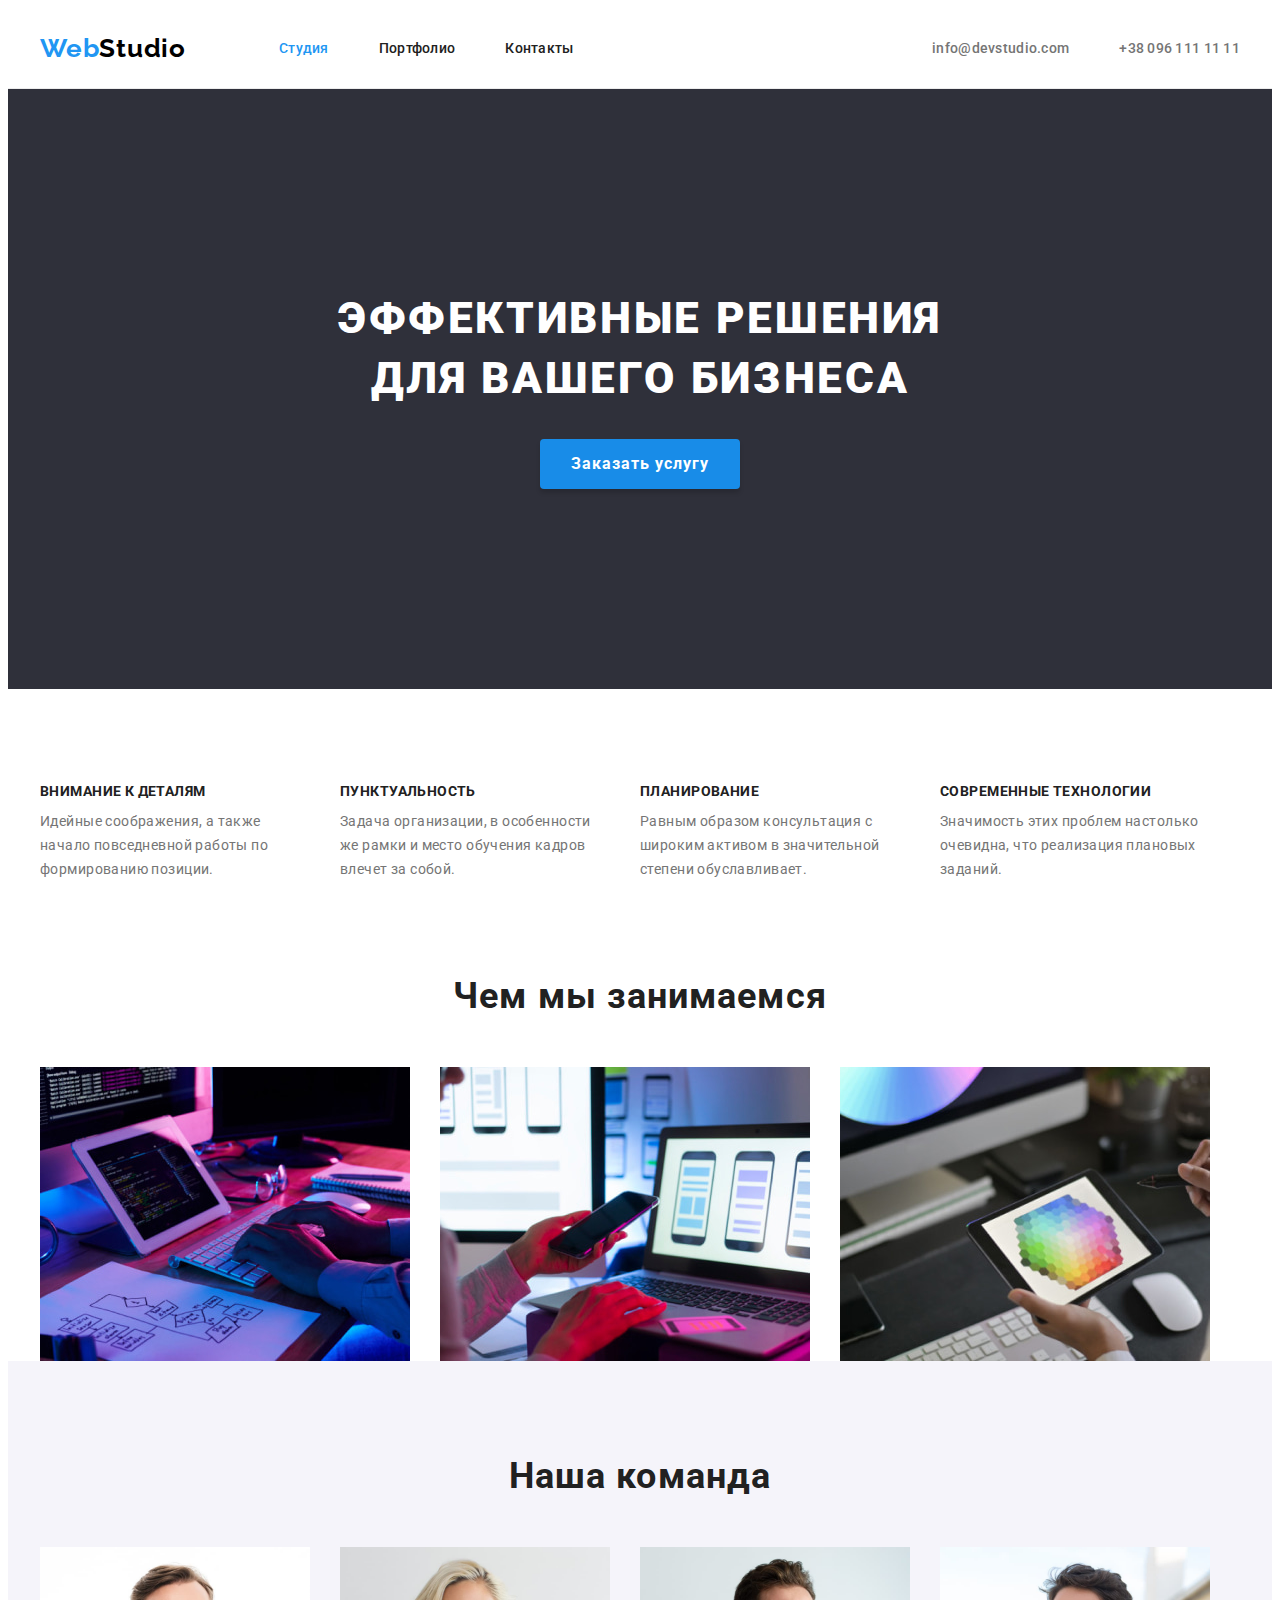
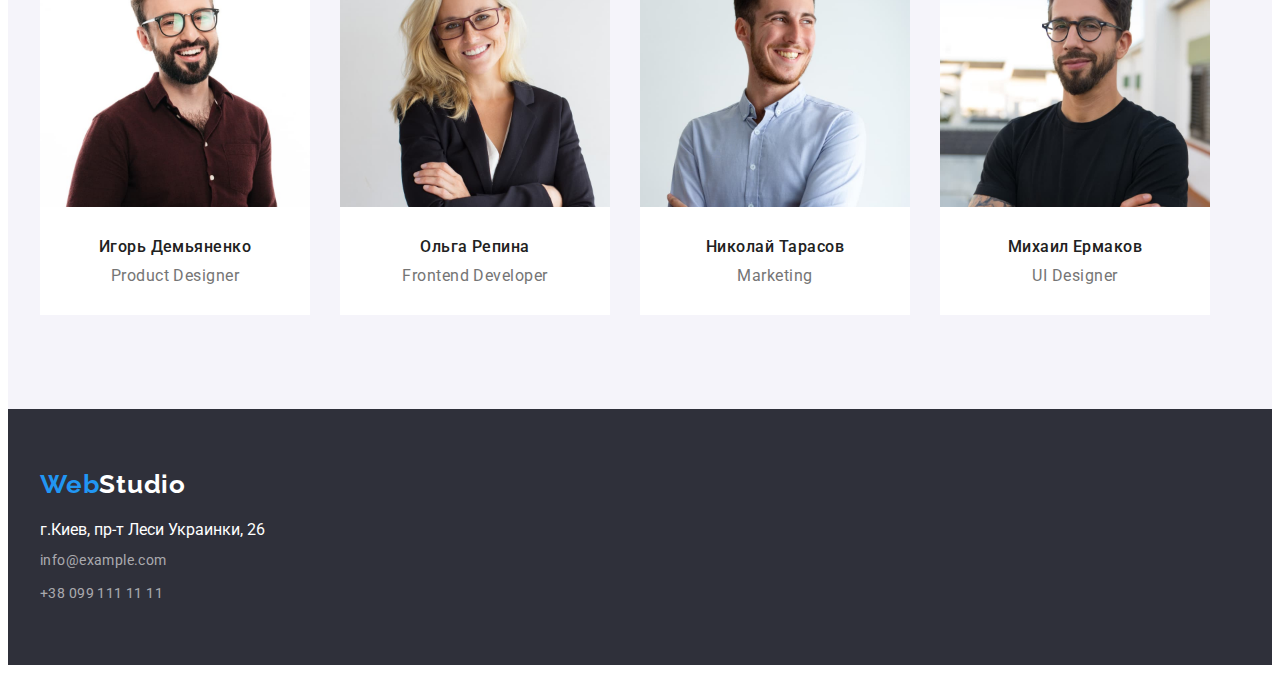
<file: index.html>
<!DOCTYPE html>
<html lang="ru">
  <head>
    <meta charset="UTF-8" />
    <meta http-equiv="X-UA-Compatible" content="IE=edge" />
    <meta name="viewport" content="width=device-width, initial-scale=1.0" />
    <title>WebStudio</title>
    <link
      rel="stylesheet"
      href="https://cdnjs.cloudflare.com/ajax/libs/modern-normalize/1.1.0/modern-normalize.min.css"
      integrity="sha512-wpPYUAdjBVSE4KJnH1VR1HeZfpl1ub8YT/NKx4PuQ5NmX2tKuGu6U/JRp5y+Y8XG2tV+wKQpNHVUX03MfMFn9Q=="
      crossorigin="anonymous"
      referrerpolicy="no-referrer"
    />
    <link rel="preconnect" href="https://fonts.googleapis.com" />
    <link rel="preconnect" href="https://fonts.gstatic.com" crossorigin />
    <link
      href="https://fonts.googleapis.com/css2?family=Raleway:wght@700&family=Roboto:wght@400;500;700;900&display=swap"
      rel="stylesheet"
    />
    <link rel="stylesheet" href="./css/styles.css" />
  </head>

  <body>
    <!-------------header------->
    <header class="header">
      <div class="container container-nav">
        <a class="logo link" href="./index.html"> <span>Web</span>Studio </a>
        <nav class="main-nav">
          <ul class="site-nav list">
            <li class="item">
              <a class="link current" href="">Студия </a>
            </li>
            <li class="item">
              <a class="link" href="./portfolio.html">Портфолио </a>
            </li>
            <li class="item">
              <a class="link" href="">Контакты </a>
            </li>
          </ul>
        </nav>
        <ul class="auth-nav list">
          <li class="item">
            <a class="contacts link" href="mailto:info@devstudio.com">info@devstudio.com</a>
          </li>
          <li class="item">
            <a class="contacts link" href="tel:+380961111111">+38 096 111 11 11</a>
          </li>
        </ul>
      </div>
    </header>
    <main>
      <!-- Секция hero -->
      <section class="hero">
        <div class="container">
          <h1 class="title">Эффективные решения для вашего бизнеса</h1>
          <div class="btn-container">
            <button class="btn-hero" type="button">Заказать услугу</button>
          </div>
        </div>
      </section>
      <!-- Секция преимущества -->
      <section class="Benefits section">
        <div class="container">
          <h2 class="visually-hidden">Наши преимущества</h2>
          <ul class="Benefits-list list">
            <li>
              <h3 class="title">Внимание к деталям</h3>
              <p class="text">
                Идейные соображения, а также начало повседневной работы по формированию позиции.
              </p>
            </li>
            <li>
              <h3 class="title">Пунктуальность</h3>
              <p class="text">
                Задача организации, в особенности же рамки и место обучения кадров влечет за собой.
              </p>
            </li>
            <li>
              <h3 class="title">Планирование</h3>
              <p class="text">
                Равным образом консультация с широким активом в значительной степени обуславливает.
              </p>
            </li>
            <li>
              <h3 class="title">Современные технологии</h3>
              <p class="text">
                Значимость этих проблем настолько очевидна, что реализация плановых заданий.
              </p>
            </li>
          </ul>
        </div>
      </section>
      <!-- Секция чем мы занимаемся -->
      <section class="Work">
        <div class="container container-work">
          <h2 class="work-title">Чем мы занимаемся</h2>

          <ul class="work-list list">
            <li class="item">
              <img src="./images/main/box1.jpg" alt="Работа за клавиатурой" width="370" />
            </li>
            <li class="item">
              <img src="./images/main/box2.jpg" alt="Телефон и ноутбук" width="370" />
            </li>
            <li class="item">
              <img src="./images/main/box3.jpg" alt="Палитра на планшете" width="370" />
            </li>
          </ul>
        </div>
      </section>
      <!-- Секция наша команда -->
      <section class="team section">
        <div class="container team-container">
          <h2 class="team-title">Наша команда</h2>
          <ul class="team-list list">
            <li class="item">
              <img src="./images/main/team1.jpg" alt="Сотрудник1" width="270" />
              <div class="team-wrapper">
                <h3 class="team-descr">Игорь Демьяненко</h3>
                <p class="team-text" lang="en">Product Designer</p>
              </div>
            </li>
            <li class="item">
              <img src="./images/main/team2.jpg" alt="Сотрудник2" width="270" />
              <div class="team-wrapper">
                <h3 class="team-descr">Ольга Репина</h3>
                <p class="team-text" lang="en">Frontend Developer</p>
              </div>
            </li>
            <li class="item">
              <img src="./images/main/team3.jpg" alt="Сотрудник3" width="270" />
              <div class="team-wrapper">
                <h3 class="team-descr">Николай Тарасов</h3>
                <p class="team-text" lang="en">Marketing</p>
              </div>
            </li>
            <li class="item">
              <img src="./images/main/team4.jpg" alt="Сотрудник4" width="270" />
              <div class="team-wrapper">
                <h3 class="team-descr">Михаил Ермаков</h3>
                <p class="team-text" lang="en">UI Designer</p>
              </div>
            </li>
          </ul>
        </div>
      </section>
    </main>
    <!-------- Подвал------- -->
    <footer class="footer">
      <div class="container footer-container">
        <a class="logo-footer link" href="./index.html"> <span>Web</span>Studio </a>
        <address>
          <ul class="Address list">
            <li class="item">
              <a
                class="address-map link"
                href="https://goo.gl/maps/EmExBme9vj8FNuMq9"
                target="_blank"
                rel="noreferrer noopener"
                >г.Киев, пр-т Леси Украинки, 26</a
              >
            </li>
            <li class="item">
              <a class="address-contact link" href="maito:info@example.com">info@example.com</a>
            </li>
            <li class="item">
              <a class="address-contact link" href="tel:+380991111111">+38 099 111 11 11</a>
            </li>
          </ul>
        </address>
      </div>
    </footer>
  </body>
</html>
</file>
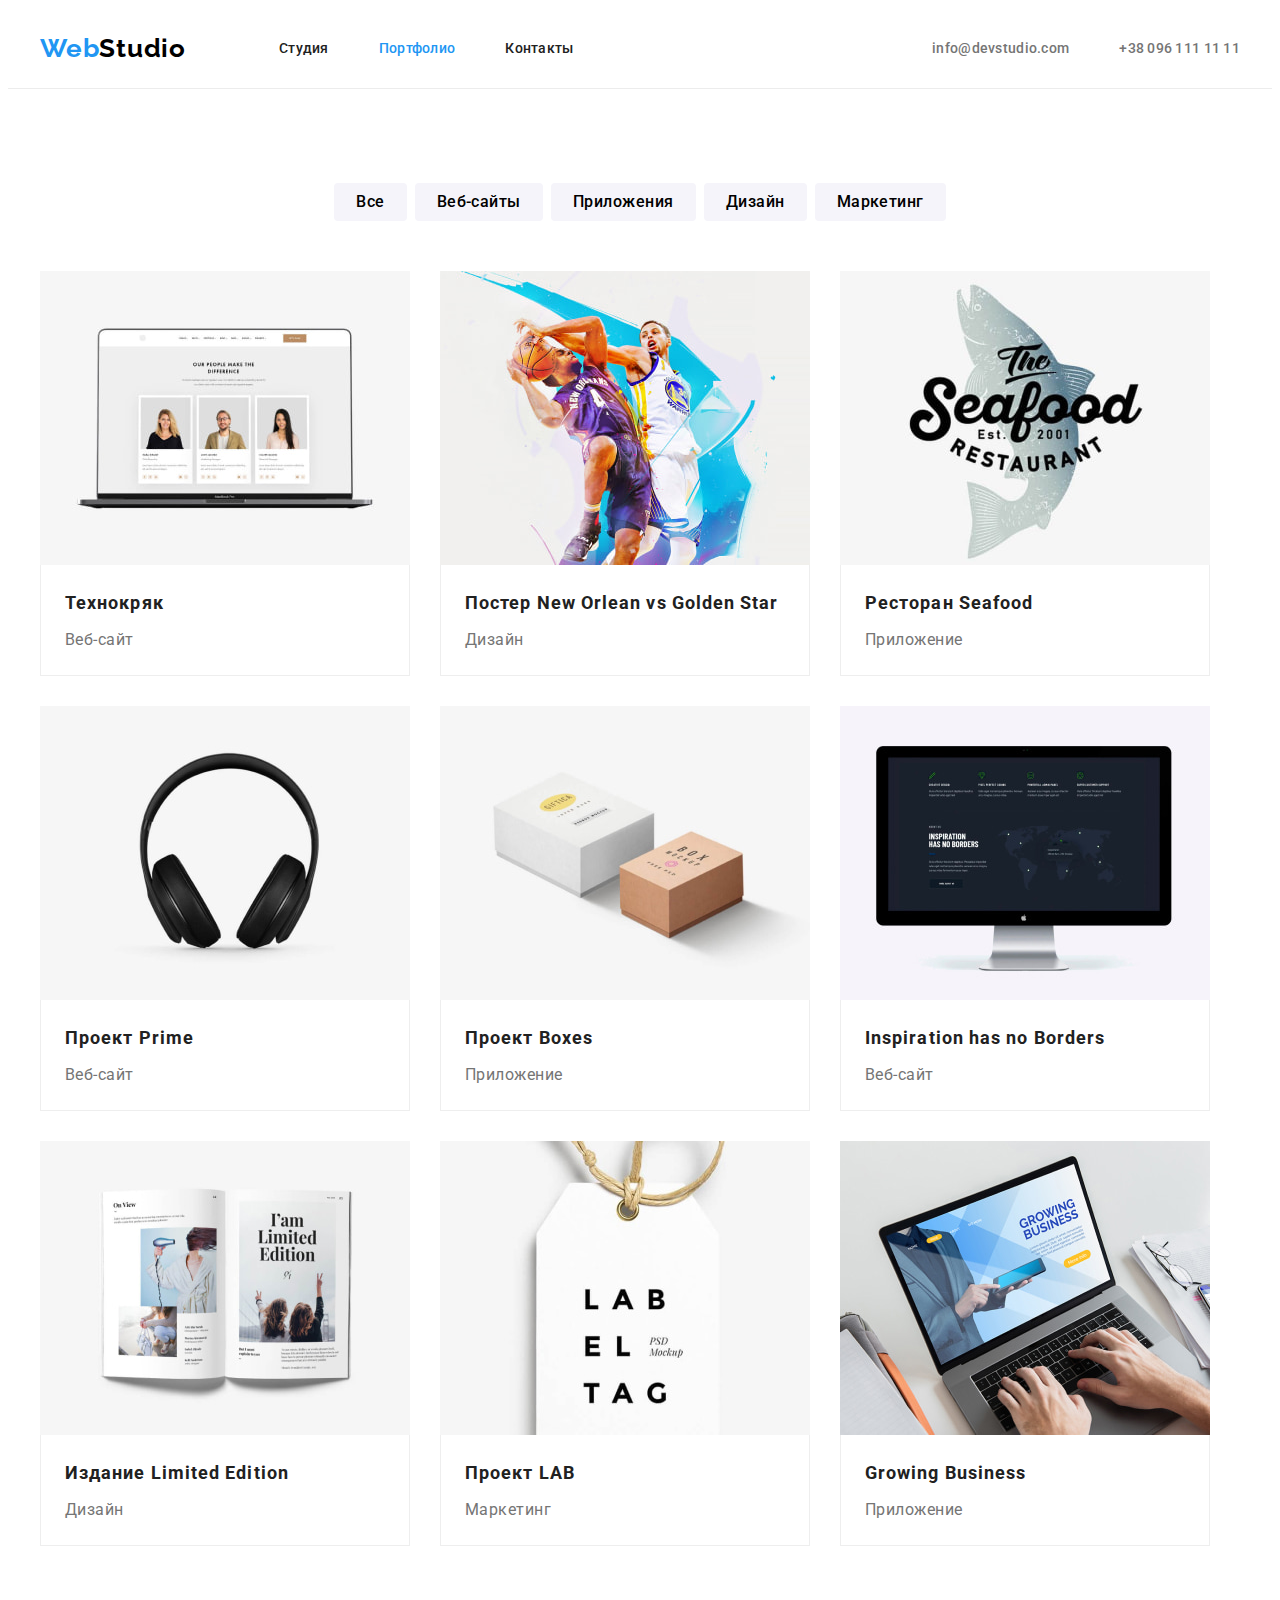
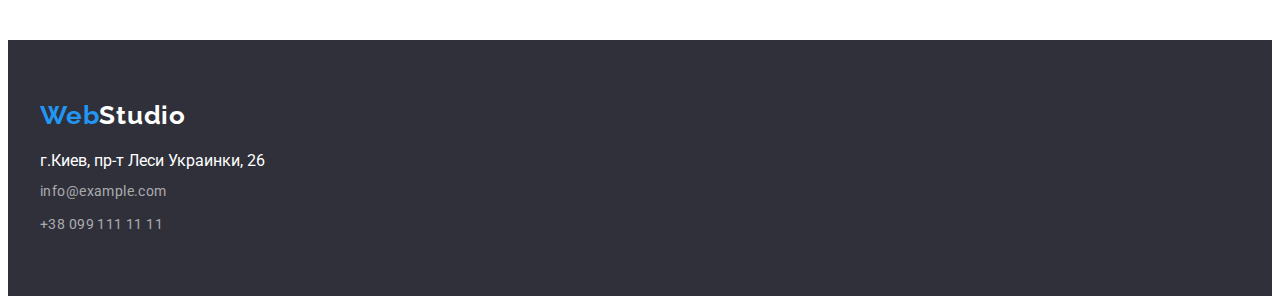
<file: portfolio.html>
<!DOCTYPE html>
<html lang="ru">
  <head>
    <meta charset="UTF-8" />
    <meta http-equiv="X-UA-Compatible" content="IE=edge" />
    <meta name="viewport" content="width=device-width, initial-scale=1.0" />
    <title>Portfolio</title>
    <link
      rel="stylesheet"
      href="https://cdnjs.cloudflare.com/ajax/libs/modern-normalize/1.1.0/modern-normalize.min.css"
      integrity="sha512-wpPYUAdjBVSE4KJnH1VR1HeZfpl1ub8YT/NKx4PuQ5NmX2tKuGu6U/JRp5y+Y8XG2tV+wKQpNHVUX03MfMFn9Q=="
      crossorigin="anonymous"
      referrerpolicy="no-referrer"
    />
    <link rel="preconnect" href="https://fonts.googleapis.com" />
    <link rel="preconnect" href="https://fonts.gstatic.com" crossorigin />
    <link
      href="https://fonts.googleapis.com/css2?family=Raleway:wght@700&family=Roboto:wght@400;500;700;900&display=swap"
      rel="stylesheet"
    />
    <link rel="stylesheet" href="./css/styles.css" />
  </head>

  <body>
    <!--шапка-------------->
    <header class="header">
      <div class="container container-nav">
        <a class="logo link" href="./index.html"> <span>Web</span>Studio </a>
        <nav class="main-nav">
          <ul class="site-nav list">
            <li class="item">
              <a class="link" href="./index.html">Студия </a>
            </li>
            <li class="item">
              <a class="link current" href="./portfolio.html">Портфолио </a>
            </li>
            <li class="item">
              <a class="link" href="">Контакты </a>
            </li>
          </ul>
        </nav>
        <ul class="auth-nav list">
          <li class="item">
            <a class="contacts link" href="mailto:info@devstudio.com">info@devstudio.com</a>
          </li>
          <li class="item">
            <a class="contacts link" href="tel:+380961111111">+38 096 111 11 11</a>
          </li>
        </ul>
      </div>
    </header>
    <main>
      <section class="portfolio section">
        <!------ фильтр кнопок ------->
        <div class="container portfolio-container">
          <h1 class="visually-hidden">Наши работы</h1>
          <ul class="portfolio-btn list">
            <li class="item"><button class="btn" type="button">Все</button></li>
            <li class="item"><button class="btn" type="button">Веб-сайты</button></li>
            <li class="item"><button class="btn" type="button">Приложения</button></li>
            <li class="item"><button class="btn" type="button">Дизайн</button></li>
            <li class="item"><button class="btn" type="button">Маркетинг</button></li>
          </ul>

          <!------ секция портфолио ----- -->

          <ul class="portfolio-list list">
            <li class="item">
              <a class="portfolio-link link" href="">
                <img src="./images/portfolio/pic1.jpg" alt="ноутбук" width="370" height="294" />
                <div class="portfolio-wrapper">
                  <h2 class="portfolio-title">Технокряк</h2>
                  <p class="portfolio-text">Веб-сайт</p>
                </div>
              </a>
            </li>
            <li class="item">
              <a class="portfolio-link link" href="">
                <img
                  src="./images/portfolio/pic2.jpg"
                  alt="баскейтболисты"
                  width="370"
                  height="294"
                />
                <div class="portfolio-wrapper">
                  <h2 class="portfolio-title">Постер New Orlean vs Golden Star</h2>
                  <p class="portfolio-text">Дизайн</p>
                </div>
              </a>
            </li>
            <li class="item">
              <a class="portfolio-link link" href="">
                <img
                  src="./images/portfolio/pic3.jpg"
                  alt="постер ресторана"
                  width="370"
                  height="294"
                />
                <div class="portfolio-wrapper">
                  <h2 class="portfolio-title">Ресторан Seafood</h2>
                  <p class="portfolio-text">Приложение</p>
                </div>
              </a>
            </li>
            <li class="item">
              <a class="portfolio-link link" href="">
                <img src="./images/portfolio/pic4.jpg" alt="наушники" width="370" height="294" />
                <div class="portfolio-wrapper">
                  <h2 class="portfolio-title">Проект Prime</h2>
                  <p class="portfolio-text">Веб-сайт</p>
                </div>
              </a>
            </li>
            <li class="item">
              <a class="portfolio-link link" href="">
                <img src="./images/portfolio/pic5.jpg" alt="коробки" width="370" height="294" />
                <div class="portfolio-wrapper">
                  <h2 class="portfolio-title">Проект Boxes</h2>
                  <p class="portfolio-text">Приложение</p>
                </div>
              </a>
            </li>
            <li class="item">
              <a class="portfolio-link link" href="">
                <img src="./images/portfolio/pic6.jpg" alt="монитор" width="370" height="294" />
                <div class="portfolio-wrapper">
                  <h2 class="portfolio-title">Inspiration has no Borders</h2>
                  <p class="portfolio-text">Веб-сайт</p>
                </div>
              </a>
            </li>
            <li class="item">
              <a class="portfolio-link link" href="">
                <img src="./images/portfolio/pic7.jpg" alt="книга" width="370" height="294" />
                <div class="portfolio-wrapper">
                  <h2 class="portfolio-title">Издание Limited Edition</h2>
                  <p class="portfolio-text">Дизайн</p>
                </div>
              </a>
            </li>
            <li class="item">
              <a class="portfolio-link link" href="">
                <img src="./images/portfolio/pic8.jpg" alt="бирка" width="370" height="294" />
                <div class="portfolio-wrapper">
                  <h2 class="portfolio-title">Проект LAB</h2>
                  <p class="portfolio-text">Маркетинг</p>
                </div>
              </a>
            </li>
            <li class="item">
              <a class="portfolio-link link" href="">
                <img src="./images/portfolio/pic9.jpg" alt="ноутбук" width="370" height="294" />

                <div class="portfolio-wrapper">
                  <h2 class="portfolio-title">Growing Business</h2>
                  <p class="portfolio-text">Приложение</p>
                </div>
              </a>
            </li>
          </ul>
        </div>
      </section>
    </main>
    <!-------- Подвал------------------->
    <footer class="footer">
      <div class="container footer-container">
        <a class="logo-footer link" href="./index.html"> <span>Web</span>Studio </a>
        <address>
          <ul class="Address list">
            <li class="item">
              <a
                class="address-map link"
                href="https://goo.gl/maps/EmExBme9vj8FNuMq9"
                target="_blank"
                rel="noreferrer noopener"
                >г.Киев, пр-т Леси Украинки, 26</a
              >
            </li>
            <li class="item">
              <a class="address-contact link" href="maito:info@example.com">info@example.com</a>
            </li>
            <li class="item">
              <a class="address-contact link" href="tel:+380991111111">+38 099 111 11 11</a>
            </li>
          </ul>
        </address>
      </div>
    </footer>
  </body>
</html>
</file>
<file: css/styles.css>
/* цвет основного текста черный #757575  ; */
/* вторичный цвет текста #212121 */
/* background секции hero #2F303A; */
/* цвет logo #000000 и #2196F3 */

:root {
    --accent-color: #2196F3;
    --primary-txt-cl: #757575;
    --title-txt-cl: #212121;
    --primary-bg-cl: #2F303A;
    --secondary-bg-cl: #F5F4FA; 
    --white-cl: #FFFFFF;
    --card-bg-cl:#FFFFFF;
}
body {
    color: var(--primary-text-color);
    font-family: 'Roboto', sans-serif;
}

.list {
    list-style: none;
}
.link {
    text-decoration: none;
}
.container {
    width: 1200px;
    margin-left: auto;
    margin-right: auto;
    padding-left: 15px;
    padding-right: 15px;
}
h1, h2, h3, p {
    margin: 0;
}

ul {
    padding: 0;
    margin: 0;
}
.section {
    padding-top: 94px;
    padding-bottom: 94px;
}
img {
    display: block;
}
.visually-hidden {
    position: absolute;
    width: 1px;
    height: 1px;
    margin: -1px;
    border: 0;
    padding: 0;

    white-space: nowrap;
    clip-path: inset(100%);
    clip: rect(0 0 0 0);
    overflow: hidden;
}

/* -----header----- */
.header {
    font-weight: 500;
    font-size: 14px;
    line-height: calc(16 / 14);
    letter-spacing: 0.02em;
    border-bottom: 1px solid #ECECEC;
    
     }
.container-nav {
    align-items: center;
    display: flex;
    
}
.logo {
    color: #000000;
    font-family: 'Raleway', sans-serif;
    font-weight: 700;
    font-size: 26px;
    line-height: 1.19;
    letter-spacing: 0.03em;
}
span {
    color: var(--accent-color)
}
.logo:hover,
.logo:focus {
    color: var(--accent-color);
}
.main-nav {
margin-left: 93px;
}

.site-nav {
    display: flex;
    }

.site-nav .item:not(:last-child) {
    margin-right: 50px;
}
.site-nav .link {
    display: block;
    color: var(--title-txt-cl);
    padding-top: 32px;
    padding-bottom: 32px;
}
.site-nav .link:hover,
.site-nav .link:focus {
color: var(--accent-color);
}
.site-nav .link.current {
color: var(--accent-color);
}
.auth-nav {
    display: flex;
    margin-left: auto;
    
}
.auth-nav .link {
    display: block;
    padding-top: 32px;
    padding-bottom: 32px;
}
.auth-nav .item + .item {
    margin-left: 50px;
    
}
.contacts {
    color: var(--primary-txt-cl)
    
}
.contacts:hover,
.contacts:focus {
    color: var(--accent-color);
}
/* section hero */
.hero {
    background-color: var(--primary-bg-cl);
    text-align: center;
    padding-top: 200px;
    padding-bottom: 200px;
}
.hero .title {
    color: #FFFFFF;
    font-weight: 900;
    font-size: 44px;
    line-height: 1.36;
    letter-spacing: 0.06em;
    text-transform: uppercase;
    width: 696px;
    margin-left: auto;
    margin-right: auto;
    margin-top: 40xp;
    
}   
.btn-hero {
    color: var(--white-cl);
    background-color: #188CE8;
    font-family: inherit;
    font-weight: 700;
    font-size: 16px;
    line-height: 1.88;
    letter-spacing: 0.06em;
    cursor: pointer;
    width: 200px;
    height: 50px;
    box-shadow: 0px 4px 4px rgba(0, 0, 0, 0.15);
     border-radius: 4px;
     border: none;
}
.btn-container {
    margin-top: 30px;
}
.btn-hero:hover,
.btn-hero:focus {
    background-color: var(--accent-color);
}
/* Benefits */
.Benefits-list {
    display: flex;
}

.Benefits .title {
    color: var(--title-txt-cl);
    font-size: 14px;
    line-height: calc(16 / 14);
    letter-spacing: 0.03em;
    text-transform: uppercase;
}
.Benefits .text {
    color: var(--primary-txt-cl);
    font-size: 14px;
    line-height: calc(24 / 14);
    letter-spacing: 0.03em;
    max-width: 270px;
    margin-top: 10px;
    
}
.Benefits li:not(:last-child) {
margin-right: 30px;
}

/* section чем мы занимаемся */
.work .section {
padding-bottom: 94px;
}
.work-title,
.team-title {
    color: var(--title-txt-cl);
    font-size: 36px;
    line-height: 1.17;
    letter-spacing: 0.03em;
    text-align: center;
    
  
}
.work-list {
    display: flex;
    gap: 30px;
    margin-top: 50px;
    margin-bottom: 0;
}
.container-work {
    flex-direction: column;

}

   /* section наша команда */
   .team {
    background-color: var(--secondary-bg-cl);
   }
   .team-container{
    flex-direction: column;
   }
   .team-title {
    margin-bottom: 50px;
   }
   .team-list {
    display: flex;
    flex-wrap: wrap;
    gap: 30px;
   }
   .team-list .item {
    background-color:var(--card-bg-cl);
   }
   .team-wrapper {
    padding-top: 30px;
    padding-bottom: 30px;
    text-align: center;
    width: 270px;
   
   }
   
.team-descr {
    color: var(--title-txt-cl);
    font-weight: 500;
    font-size: 16px;
    line-height: calc(19 / 16);   
    letter-spacing: 0.03em;
    margin-bottom: 10px;
    
}
.team-text {
    color: var(--primary-txt-cl);
    line-height: calc(19 / 16);    
    letter-spacing: 0.03em;
}


/* footer */
.footer {
    background-color: var(--primary-bg-cl);
    padding-top: 60px;
    padding-bottom: 60px;
}
.footer-container {
    flex-direction: column;
}
.logo-footer {
    color: var(--white-cl);
    font-family: 'Raleway';
    font-style: normal;
    font-weight: 700;
    font-size: 26px;
    line-height: calc(31 /26);
    letter-spacing: 0.03em;
    
}
.logo-footer:hover,
.logo-footer:focus {
    color: var(--accent-color);
}

.address-map {
    color: var(--white-cl)
}
.address-contact {
    color: rgba(255, 255, 255, 0.6);
    font-weight: 400;
    font-size: 14px;
    line-height: calc(24 / 14);
    letter-spacing: 0.03em;

}
.address-map:hover,
.address-map:focus {
    color: var(--accent-color);
}
.address-contact:hover,
.address-contact:focus {
    color: var(--accent-color);
}
 address {
    font-style: normal;
    margin-top: 20px;
 }  
 address li +.item {
    margin-top: 9px;
 }
   
/* ----- portfolio page----------*/

/* ------button list---- */
.btn {
    font-family: inherit;
    font-weight: 500;
    font-size: 16px;
    line-height: calc(26 / 16);
    letter-spacing: 0.03em;
    cursor: pointer;
    background-color: var(--secondary-bg-cl);
}
.portfolio-btn {
    display: flex;
    justify-content: center;
    margin-bottom: 50px;
}

.portfolio-btn .item+.item {
    margin-left: 8px;
    
}
.portfolio-btn .btn {
    padding: 6px 22px;
    background-color: var(--secondary-bg-cl);
    border: none;
    border-radius: 4px;
}
 .btn:hover,
 .btn:focus {
    color: var(--white-cl);
    background-color: var(--accent-color);
 }
/* -----portfolio list----- */
.portfolio-list .item{
    width: 370px;
}

.portfolio-title {
    font-size: 18px;
    line-height: calc(36 / 18);   
    letter-spacing: 0.06em;
    color: var(--title-txt-cl);
    margin-bottom: 4px;
}
.portfolio-text {
    color: var(--primary-txt-cl);
    line-height: calc(30 / 16);
    letter-spacing: 0.03em;
  
}
.portfolio-list {
    display: flex;
    flex-wrap: wrap;
    gap: 30px;
} 
.portfolio-wrapper {
    border: 1px solid #EEEEEE;
    border-top: none;
    padding: 20px 24px;

}
</file>
